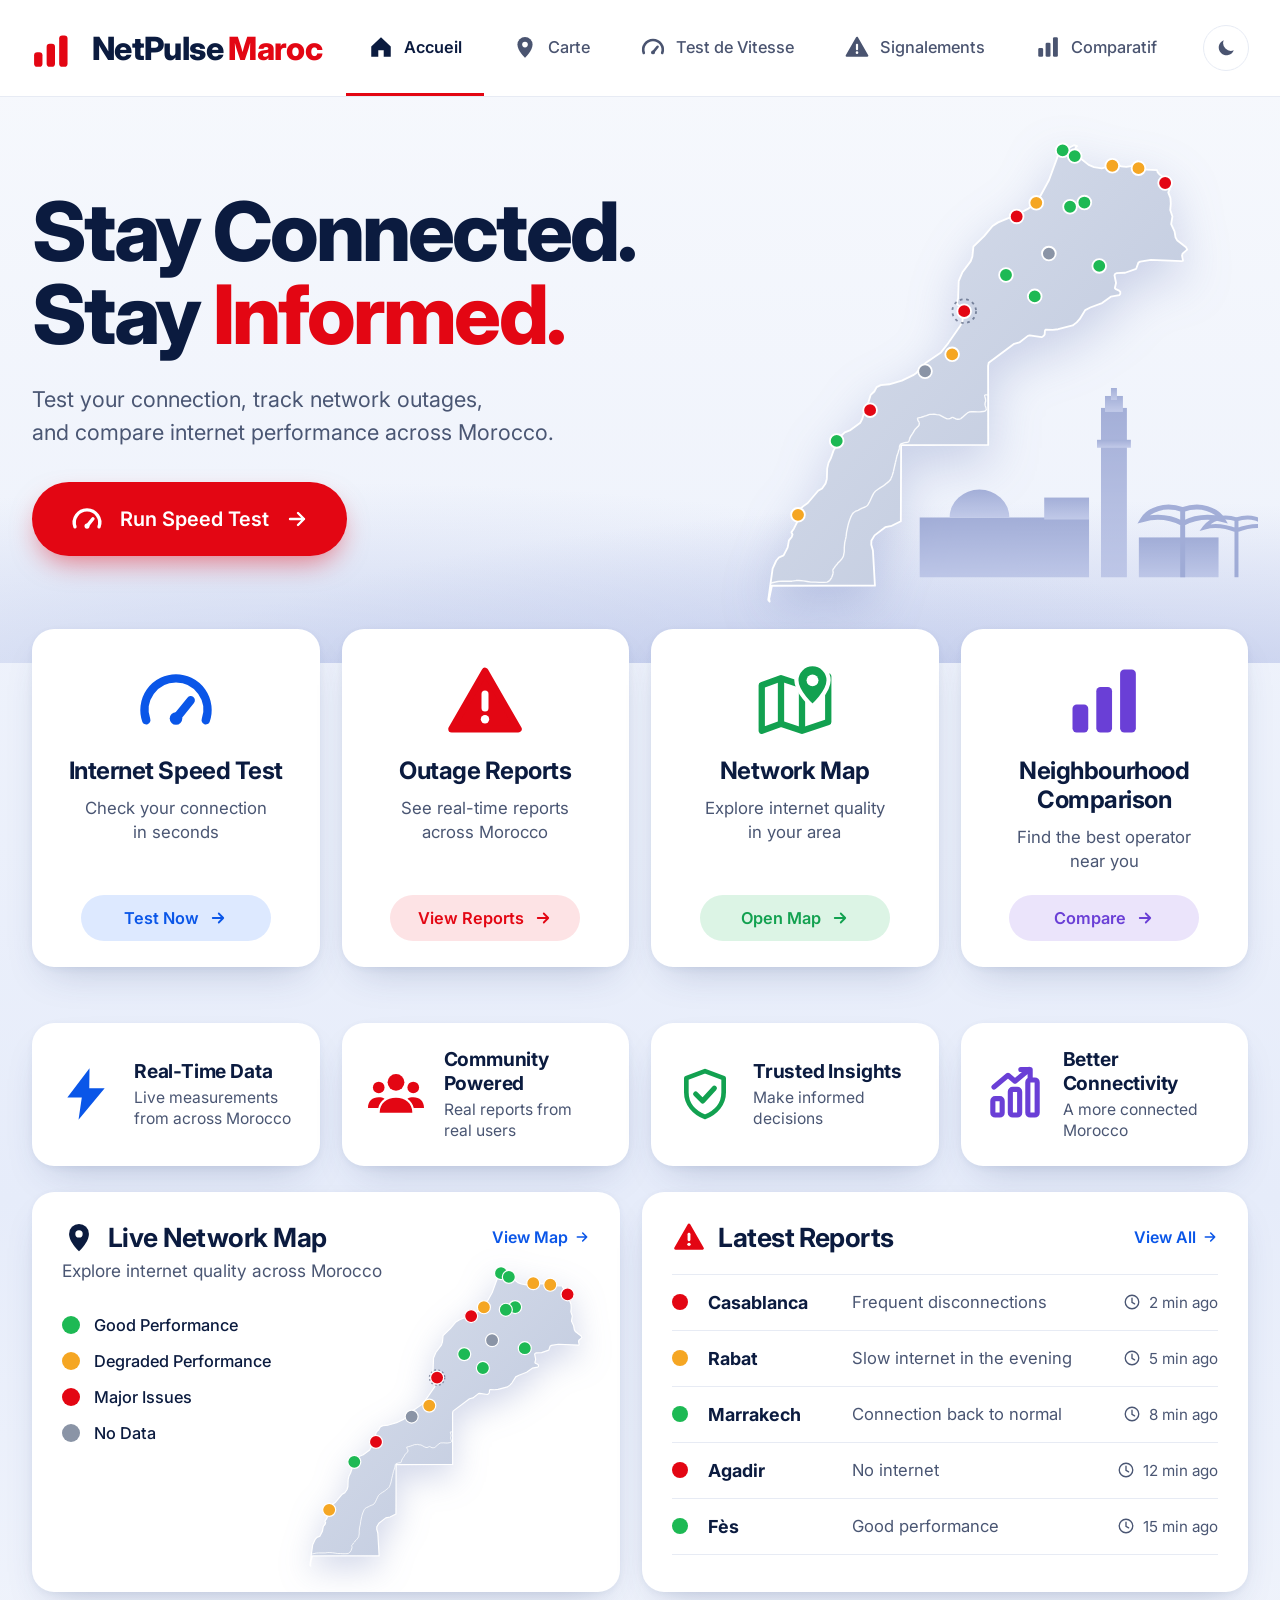
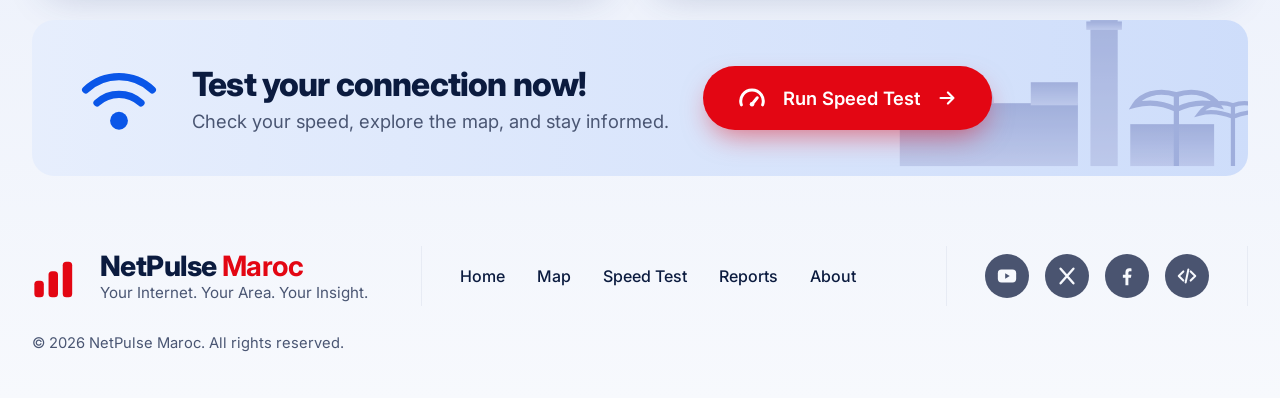
<file: frontend/index.html>
<!DOCTYPE html>
<html lang="fr">
<head>
<meta charset="utf-8">
<meta name="viewport" content="width=device-width, initial-scale=1">
<title>NetPulse Maroc | Stay Connected. Stay Informed.</title>
<link rel="preconnect" href="https://fonts.googleapis.com">
<link rel="preconnect" href="https://fonts.gstatic.com" crossorigin>
<link href="https://fonts.googleapis.com/css2?family=Inter:wght@400;500;600;700;800&display=swap" rel="stylesheet">
<link rel="stylesheet" href="css/style.css">
<script>/* apply saved or system theme before paint */
(function(){try{var t=localStorage.getItem("theme");if(t)document.documentElement.setAttribute("data-theme",t)}catch(e){}})();</script>
</head>
<body>

<!-- Icon sprite: reused everywhere below -->
<svg width="0" height="0" style="position:absolute" aria-hidden="true">
  <symbol id="i-home" viewBox="0 0 24 24"><path fill="currentColor" d="M3 11.5 12 3l9 8.5V21h-6.5v-6h-5v6H3z"/></symbol>
  <symbol id="i-pin" viewBox="0 0 24 24"><path fill="currentColor" d="M12 22s7-6.4 7-12.2A7 7 0 0 0 5 9.8C5 15.6 12 22 12 22z"/><circle cx="12" cy="9.8" r="2.6" fill="#fff"/></symbol>
  <symbol id="i-gauge" viewBox="0 0 24 24"><path d="M3.5 17.5a9 9 0 1 1 17 0" fill="none" stroke="currentColor" stroke-width="2.4" stroke-linecap="round"/><path d="M12 17l4.2-5.2" stroke="currentColor" stroke-width="2.4" stroke-linecap="round"/><circle cx="12" cy="17" r="1.8" fill="currentColor"/></symbol>
  <symbol id="i-alert" viewBox="0 0 24 24"><path fill="currentColor" stroke="currentColor" stroke-width="2" stroke-linejoin="round" d="M12 3.5 21.5 20h-19z"/><rect x="11" y="9" width="2" height="6" rx="1" fill="#fff"/><circle cx="12" cy="17.2" r="1.2" fill="#fff"/></symbol>
  <symbol id="i-bars" viewBox="0 0 24 24"><rect x="3" y="13" width="4.5" height="8" rx="1.2" fill="currentColor"/><rect x="9.8" y="8" width="4.5" height="13" rx="1.2" fill="currentColor"/><rect x="16.6" y="3" width="4.5" height="18" rx="1.2" fill="currentColor"/></symbol>
  <symbol id="i-map" viewBox="0 0 24 24"><path d="M2.5 7.5 8 5.5l6 2 7.5-2.5v13L14 20.5l-6-2-5.5 2z" fill="none" stroke="currentColor" stroke-width="1.8" stroke-linejoin="round"/><path d="M8 5.5v13M14 7.5v13" stroke="currentColor" stroke-width="1.8"/><path d="M17 1.5a4.6 4.6 0 0 0-4.6 4.6c0 3.4 4.6 7.4 4.6 7.4s4.6-4 4.6-7.4A4.6 4.6 0 0 0 17 1.5z" fill="currentColor" stroke="#fff" stroke-width="1.2"/><circle cx="17" cy="6.1" r="1.7" fill="#fff"/></symbol>
  <symbol id="i-arrow" viewBox="0 0 24 24"><path d="M5 12h14M13 6l6 6-6 6" fill="none" stroke="currentColor" stroke-width="2.4" stroke-linecap="round" stroke-linejoin="round"/></symbol>
  <symbol id="i-bolt" viewBox="0 0 24 24"><path fill="currentColor" d="M13.5 1 4 13.5h6.2L8.8 23 20 9.5h-6.6z"/></symbol>
  <symbol id="i-people" viewBox="0 0 24 24"><g fill="currentColor"><circle cx="12" cy="7" r="3.6"/><path d="M5 20c0-4 3-6.4 7-6.4s7 2.4 7 6.4z"/><circle cx="4.6" cy="9.2" r="2.5"/><path d="M0 18c0-2.9 1.9-4.6 4.6-4.6 1 0 1.8.2 2.5.6-1.5 1.1-2.4 2.5-2.7 4z"/><circle cx="19.4" cy="9.2" r="2.5"/><path d="M24 18c0-2.9-1.9-4.6-4.6-4.6-1 0-1.8.2-2.5.6 1.5 1.1 2.4 2.5 2.7 4z"/></g></symbol>
  <symbol id="i-shield" viewBox="0 0 24 24"><path d="M12 2.2 4 5.2v6c0 5 3.3 8.7 8 10.6 4.7-1.9 8-5.6 8-10.6v-6z" fill="none" stroke="currentColor" stroke-width="2" stroke-linejoin="round"/><path d="m8 12 3 3 5-5.5" fill="none" stroke="currentColor" stroke-width="2.2" stroke-linecap="round" stroke-linejoin="round"/></symbol>
  <symbol id="i-trend" viewBox="0 0 24 24"><g fill="none" stroke="currentColor" stroke-width="2.2" stroke-linecap="round" stroke-linejoin="round"><rect x="2.5" y="14" width="4" height="7" rx="1"/><rect x="10" y="10" width="4" height="11" rx="1"/><rect x="17.5" y="6" width="4" height="15" rx="1"/><path d="m3 9 6-5 3 2.5 6-5M14.5 1.5H18.5V5.5"/></g></symbol>
  <symbol id="i-clock" viewBox="0 0 24 24"><circle cx="12" cy="12" r="9" fill="none" stroke="currentColor" stroke-width="1.8"/><path d="M12 7v5.5l3.5 2" fill="none" stroke="currentColor" stroke-width="1.8" stroke-linecap="round"/></symbol>
  <symbol id="i-wifi" viewBox="0 0 48 40"><g fill="none" stroke="currentColor" stroke-width="4.5" stroke-linecap="round"><path d="M3.5 15a30 30 0 0 1 41 0"/><path d="M10.5 23a20 20 0 0 1 27 0"/></g><path d="M24 29a7 7 0 0 0-5 12h10a7 7 0 0 0-5-12z" fill="#0a56e8" opacity="0"/><circle cx="24" cy="34" r="5.5" fill="var(--blue)"/></symbol>
</svg>

<header class="site-header">
  <div class="container header-inner">
    <a class="logo" href="index.html" aria-label="NetPulse Maroc">
      <svg class="logo-mark" viewBox="0 0 44 40" aria-hidden="true">
        <rect x="2" y="24" width="8" height="14" rx="3"/><rect x="14" y="16" width="8" height="22" rx="3"/><rect x="26" y="8" width="8" height="30" rx="3"/><rect x="38" y="0" width="6" height="38" rx="3" opacity="0"/>
      </svg>
      <span>NetPulse <b>Maroc</b></span>
    </a>
    <nav class="main-nav" aria-label="Navigation principale">
      <a class="active" href="index.html"><svg><use href="#i-home"/></svg>Accueil</a>
      <a href="map.html"><svg><use href="#i-pin"/></svg>Carte</a>
      <a href="speetest/speedtest.html"><svg><use href="#i-gauge"/></svg>Test de Vitesse</a>
      <a href="report/report.html"><svg><use href="#i-alert"/></svg>Signalements</a>
      <a href="zone.html"><svg><use href="#i-bars"/></svg>Comparatif</a>
    </nav>
    <button class="theme-toggle" id="themeToggle" type="button" aria-label="Changer de thème">
      <svg class="i-moon" viewBox="0 0 24 24"><path fill="currentColor" d="M20.5 14.5A8.5 8.5 0 0 1 9.5 3.5a8.5 8.5 0 1 0 11 11z"/></svg>
      <svg class="i-sun" viewBox="0 0 24 24"><circle cx="12" cy="12" r="4.2" fill="currentColor"/><path d="M12 2.5v2.6M12 18.9v2.6M2.5 12h2.6M18.9 12h2.6M5.3 5.3l1.8 1.8M16.9 16.9l1.8 1.8M5.3 18.7l1.8-1.8M16.9 7.1l1.8-1.8" stroke="currentColor" stroke-width="2" stroke-linecap="round"/></svg>
    </button>
  </div>
</header>

<main>
  <section class="hero">
    <div class="container hero-inner">
      <div class="hero-text">
        <h1>Stay Connected.<br>Stay <span>Informed.</span></h1>
        <p>Test your connection, track network outages,<br>and compare internet performance across Morocco.</p>
        <a class="btn-primary" href="speetest/speedtest.html">
          <svg><use href="#i-gauge"/></svg>Run Speed Test<svg class="arr"><use href="#i-arrow"/></svg>
        </a>
      </div>

      <div class="hero-art" aria-hidden="true">
        <svg viewBox="0 0 499 540" class="morocco" role="img" aria-label="Carte du Maroc">
        <defs>
          <linearGradient id="mapfill" x1="0" y1="0" x2="1" y2="1"><stop offset="0" style="stop-color:var(--map-a)"/><stop offset="1" style="stop-color:var(--map-b)"/></linearGradient>
          <linearGradient id="skyline" x1="0" y1="0" x2="0" y2="1"><stop offset="0" style="stop-color:var(--sky-a)"/><stop offset="1" style="stop-color:var(--sky-b)"/></linearGradient>
        </defs>
        <!-- Real outline: Natural Earth (public domain), Morocco + Western Sahara, simplified -->
        <path class="map-shape" d="M20.0 518.3L24.8 483.8L28.7 475.3L31.9 471.5L36.8 469.5L41.2 460.9L42.7 452.9L45.7 449.3L46.6 446.5L45.4 444.2L48.2 439.9L57.5 421.4L56.8 419.9L52.0 425.3L54.3 419.6L57.8 416.0L63.3 412.0L74.7 398.6L79.0 396.2L82.8 390.6L84.2 385.6L84.6 374.1L86.0 368.0L88.5 363.2L91.5 354.6L93.8 350.8L95.2 342.9L96.9 339.9L99.8 338.5L103.9 334.6L110.1 332.1L120.9 324.0L123.2 319.4L125.6 310.4L130.0 300.9L132.3 293.5L136.2 289.8L138.8 285.0L143.3 282.9L152.6 281.9L166.4 277.9L178.8 271.9L182.3 269.5L192.3 258.6L209.3 247.0L217.5 236.5L230.6 217.4L232.8 212.4L234.0 204.4L233.2 201.3L229.8 196.1L227.4 194.7L226.8 192.3L228.0 188.0L228.7 168.9L232.6 159.5L241.9 147.0L243.7 141.9L244.8 131.0L256.6 119.5L265.8 108.5L271.9 104.5L293.1 95.7L305.0 89.4L312.0 84.8L316.1 79.4L327.7 58.1L339.9 24.8L348.6 23.3L355.0 20.0L358.4 20.9L356.8 22.5L356.8 26.1L359.2 30.4L363.4 35.3L371.1 41.5L377.0 43.9L385.5 45.4L395.5 42.7L401.1 42.6L403.8 41.5L406.8 43.2L412.4 43.7L417.7 42.8L421.8 40.3L424.5 37.3L425.0 40.3L428.3 46.5L446.0 47.3L446.8 49.8L448.5 51.7L458.2 58.9L456.6 63.7L459.9 68.4L458.3 71.7L460.7 78.0L461.1 84.1L460.5 91.0L462.9 98.1L461.5 106.4L465.2 114.4L466.3 120.9L468.0 124.0L477.8 131.7L479.1 134.4L474.0 138.8L473.4 141.0L474.5 146.4L473.0 147.0L439.4 145.6L427.6 147.5L425.6 148.6L423.2 155.4L411.1 159.7L401.6 160.2L400.0 161.1L399.4 162.5L401.1 171.0L399.8 176.4L400.4 177.4L404.4 179.3L405.8 180.8L405.7 183.0L404.6 184.2L395.4 185.9L385.8 192.9L372.8 197.8L367.4 200.6L361.2 210.6L358.0 214.1L353.6 217.5L337.7 221.6L331.6 222.3L324.0 222.0L323.2 223.2L322.9 227.3L321.6 229.1L319.6 230.3L306.5 228.4L304.5 228.9L295.2 236.1L289.5 237.6L261.6 258.4L260.9 261.7L261.0 348.4L165.6 348.6L165.3 432.0L155.3 437.0L148.2 438.5L136.5 447.5L133.0 453.4L132.9 457.7L134.7 464.1L136.9 502.6L24.0 502.7L21.0 516.9L21.5 520.0L20.0 518.3Z"/>
        <path class="map-border" d="M260.9 293.5L257.1 293.5M257.1 293.5L257.1 293.5M257.1 293.5L257.2 294.9M257.2 294.9L258.0 297.7M258.0 297.7L258.3 300.0M258.3 300.0L257.9 301.5M257.9 301.5L257.5 303.3M257.5 303.3L257.7 305.0M257.7 305.0L258.3 306.9M258.3 306.9L258.9 308.9M258.9 308.9L258.9 310.2M258.9 310.2L257.8 311.2M257.8 311.2L255.1 311.8M255.1 311.8L251.8 312.2M251.8 312.2L249.5 312.2M249.5 312.2L245.9 311.9M245.9 311.9L243.7 312.0M243.7 312.0L241.8 312.0M241.8 312.0L240.1 312.3M240.1 312.3L237.9 313.6M237.9 313.6L235.6 315.5M235.6 315.5L232.6 318.2M232.6 318.2L230.8 319.8M230.8 319.8L228.5 320.2M228.5 320.2L226.1 320.2M226.1 320.2L223.8 318.9M223.8 318.9L222.3 318.2M222.3 318.2L221.3 318.2M221.3 318.2L219.7 319.2M219.7 319.2L217.8 319.8M217.8 319.8L216.0 319.8M216.0 319.8L213.1 318.5M213.1 318.5L209.5 316.5M209.5 316.5L207.5 315.5M207.5 315.5L204.5 315.2M204.5 315.2L201.6 314.6M201.6 314.6L199.5 314.9M199.5 314.9L196.8 314.9M196.8 314.9L193.3 316.2M193.3 316.2L190.3 317.2M190.3 317.2L187.1 318.2M187.1 318.2L183.4 319.1M183.4 319.1L184.3 322.1M184.3 322.1L185.5 323.7M185.5 323.7L185.5 325.7M185.5 325.7L184.9 327.3M184.9 327.3L183.2 329.0M183.2 329.0L181.1 331.1M181.1 331.1L180.0 332.7M180.0 332.7L178.8 335.0M178.8 335.0L177.9 336.4M177.9 336.4L176.4 338.5M176.4 338.5L175.0 341.2M175.0 341.2L174.6 342.9M174.6 342.9L174.1 344.8M174.1 344.8L173.0 345.4M173.0 345.4L169.4 345.9M169.4 345.9L167.1 346.6M167.1 346.6L165.1 347.3M165.1 347.3L164.4 348.4M164.4 348.4L164.2 348.6M164.2 348.6L163.7 350.9M163.7 350.9L163.7 352.6M163.7 352.6L163.1 353.9M163.1 353.9L162.2 357.2M162.2 357.2L161.1 360.2M161.1 360.2L160.2 364.2M160.2 364.2L159.4 367.4M159.4 367.4L158.2 372.7M158.2 372.7L157.1 377.7M157.1 377.7L155.7 382.3M155.7 382.3L154.5 385.3M154.5 385.3L153.6 386.9M153.6 386.9L151.6 388.9M151.6 388.9L149.9 390.2M149.9 390.2L147.9 391.9M147.9 391.9L145.6 393.6M145.6 393.6L142.5 395.5M142.5 395.5L139.9 397.2M139.9 397.2L138.8 398.0M138.8 398.0L137.6 398.9M137.6 398.9L135.6 401.2M135.6 401.2L133.9 404.5M133.9 404.5L132.7 407.1M132.7 407.1L130.7 411.4M130.7 411.4L129.3 413.7M129.3 413.7L128.4 415.0M128.4 415.0L126.2 416.4M126.2 416.4L123.6 417.4M123.6 417.4L120.7 418.7M120.7 418.7L118.4 420.0M118.4 420.0L115.3 421.3M115.3 421.3L113.3 422.7M113.3 422.7L111.8 424.6M111.8 424.6L110.7 426.9M110.7 426.9L109.3 430.3M109.3 430.3L108.1 433.9M108.1 433.9L107.5 436.2M107.5 436.2L105.8 444.2M105.8 444.2L105.3 448.8M105.3 448.8L104.7 451.7M104.7 451.7L103.8 455.4M103.8 455.4L103.3 461.0M103.3 461.0L103.3 465.6M103.3 465.6L102.7 468.3M102.7 468.3L102.4 470.3M102.4 470.3L101.0 472.6M101.0 472.6L99.8 474.2M99.8 474.2L97.8 476.5M97.8 476.5L96.1 477.9M96.1 477.9L95.5 479.2M95.5 479.2L93.8 480.8M93.8 480.8L92.1 483.5M92.1 483.5L90.7 485.1M90.7 485.1L90.9 486.5M90.9 486.5L91.2 488.8M91.2 488.8L90.4 491.1M90.4 491.1L89.5 493.7M89.5 493.7L87.2 497.0M87.2 497.0L84.6 498.7M84.6 498.7L80.9 499.0M80.9 499.0L75.8 499.0M75.8 499.0L71.8 498.7M71.8 498.7L66.9 498.7M66.9 498.7L62.6 498.0M62.6 498.0L58.6 497.4M58.6 497.4L53.7 497.0M53.7 497.0L50.3 497.0M50.3 497.0L46.0 497.7M46.0 497.7L34.8 497.7M34.8 497.7L30.5 498.0M30.5 498.0L24.2 499.4M24.2 499.4L22.7 499.7M22.7 499.7L22.7 499.7"/>
        <!-- Status dots at real city positions (demo values) -->
        <circle class="s-g" cx="342.6" cy="25.6" r="7.5"><title>Tanger</title></circle>
        <circle class="s-g" cx="355.8" cy="31.9" r="7.5"><title>Tétouan</title></circle>
        <circle class="s-o" cx="397.0" cy="42.5" r="7.5"><title>Al Hoceima</title></circle>
        <circle class="s-o" cx="425.7" cy="45.1" r="7.5"><title>Nador</title></circle>
        <circle class="s-r" cx="454.9" cy="61.3" r="7.5"><title>Oujda</title></circle>
        <circle class="s-g" cx="366.4" cy="82.8" r="7.5"><title>Fès</title></circle>
        <circle class="s-g" cx="350.7" cy="87.4" r="7.5"><title>Meknès</title></circle>
        <circle class="s-o" cx="313.7" cy="83.1" r="7.5"><title>Rabat</title></circle>
        <circle class="s-r" cx="292.2" cy="98.0" r="7.5"><title>Casablanca</title></circle>
        <circle class="s-x" cx="327.5" cy="138.7" r="7.5"><title>Béni Mellal</title></circle>
        <circle class="s-g" cx="382.7" cy="152.2" r="7.5"><title>Errachidia</title></circle>
        <circle class="s-g" cx="280.5" cy="162.2" r="7.5"><title>Marrakech</title></circle>
        <circle class="s-g" cx="312.0" cy="185.6" r="7.5"><title>Ouarzazate</title></circle>
        <circle class="s-r" cx="234.7" cy="201.8" r="7.5"><title>Agadir</title></circle>
        <circle class="s-o" cx="221.5" cy="249.1" r="7.5"><title>Guelmim</title></circle>
        <circle class="s-x" cx="191.8" cy="267.6" r="7.5"><title>Tan-Tan</title></circle>
        <circle class="s-r" cx="131.6" cy="310.3" r="7.5"><title>Laâyoune</title></circle>
        <circle class="s-g" cx="95.0" cy="344.0" r="7.5"><title>Boujdour</title></circle>
        <circle class="s-o" cx="52.6" cy="425.0" r="7.5"><title>Dakhla</title></circle>
        <circle class="map-ring" cx="234.7" cy="201.8" r="13"/>
      </svg>
        <!-- Skyline silhouette: tower, building, palms -->
        <svg viewBox="0 0 420 220" class="skyline">
          <g fill="url(#skyline)" opacity=".75">
            <rect x="262" y="20" width="26" height="170"/><rect x="258" y="52" width="34" height="8"/><rect x="266" y="8" width="18" height="16"/><rect x="272" y="0" width="6" height="12"/>
            <rect x="80" y="130" width="170" height="60"/><path d="M110 130a30 28 0 0 1 60 0z"/><rect x="205" y="110" width="45" height="22"/>
            <rect x="300" y="150" width="80" height="40"/>
            <path d="M344 190v-70M344 122c-18-6-34 0-40 10 14-4 28-2 40 4 12-6 26-8 40-4-6-10-22-16-40-10z" stroke="#8a98cc" stroke-width="5" fill="none"/>
            <path d="M398 190v-60M398 132c-14-5-26 0-32 8 11-3 22-1 32 3 10-4 21-6 32-3-6-8-18-13-32-8z" stroke="#8a98cc" stroke-width="4" fill="none"/>
          </g>
        </svg>
      </div>
    </div>
  </section>

  <section class="features container" aria-label="Fonctionnalités">
    <article class="card c-blue">
      <svg class="ico"><use href="#i-gauge"/></svg>
      <h2>Internet Speed Test</h2>
      <p>Check your connection<br>in seconds</p>
      <a class="pill" href="speetest/speedtest.html">Test Now <svg><use href="#i-arrow"/></svg></a>
    </article>
    <article class="card c-red">
      <svg class="ico"><use href="#i-alert"/></svg>
      <h2>Outage Reports</h2>
      <p>See real-time reports<br>across Morocco</p>
      <a class="pill" href="report/report.html">View Reports <svg><use href="#i-arrow"/></svg></a>
    </article>
    <article class="card c-green">
      <svg class="ico"><use href="#i-map"/></svg>
      <h2>Network Map</h2>
      <p>Explore internet quality<br>in your area</p>
      <a class="pill" href="map.html">Open Map <svg><use href="#i-arrow"/></svg></a>
    </article>
    <article class="card c-purple">
      <svg class="ico"><use href="#i-bars"/></svg>
      <h2>Neighbourhood Comparison</h2>
      <p>Find the best operator<br>near you</p>
      <a class="pill" href="zone.html">Compare <svg><use href="#i-arrow"/></svg></a>
    </article>
  </section>
  <section class="insights container" aria-label="Aperçu du réseau">
    <div class="strip">
      <div class="strip-item c-blue"><svg><use href="#i-bolt"/></svg><div><h3>Real-Time Data</h3><p>Live measurements<br>from across Morocco</p></div></div>
      <div class="strip-item c-red"><svg><use href="#i-people"/></svg><div><h3>Community Powered</h3><p>Real reports from<br>real users</p></div></div>
      <div class="strip-item c-green"><svg><use href="#i-shield"/></svg><div><h3>Trusted Insights</h3><p>Make informed decisions</p></div></div>
      <div class="strip-item c-purple"><svg><use href="#i-trend"/></svg><div><h3>Better Connectivity</h3><p>A more connected Morocco</p></div></div>
    </div>

    <div class="panels">
      <article class="panel live-map">
        <header class="panel-head">
          <h2><svg class="c-navy"><use href="#i-pin"/></svg>Live Network Map</h2>
          <a class="more" href="map.html">View Map <svg><use href="#i-arrow"/></svg></a>
        </header>
        <p class="panel-sub">Explore internet quality across Morocco</p>
        <ul class="legend">
          <li><span class="dot s-g"></span>Good Performance</li>
          <li><span class="dot s-o"></span>Degraded Performance</li>
          <li><span class="dot s-r"></span>Major Issues</li>
          <li><span class="dot s-x"></span>No Data</li>
        </ul>
        <svg viewBox="0 0 499 540" class="mini-map" role="img" aria-label="Carte du réseau">
          <path class="map-shape" d="M20.0 518.3L24.8 483.8L28.7 475.3L31.9 471.5L36.8 469.5L41.2 460.9L42.7 452.9L45.7 449.3L46.6 446.5L45.4 444.2L48.2 439.9L57.5 421.4L56.8 419.9L52.0 425.3L54.3 419.6L57.8 416.0L63.3 412.0L74.7 398.6L79.0 396.2L82.8 390.6L84.2 385.6L84.6 374.1L86.0 368.0L88.5 363.2L91.5 354.6L93.8 350.8L95.2 342.9L96.9 339.9L99.8 338.5L103.9 334.6L110.1 332.1L120.9 324.0L123.2 319.4L125.6 310.4L130.0 300.9L132.3 293.5L136.2 289.8L138.8 285.0L143.3 282.9L152.6 281.9L166.4 277.9L178.8 271.9L182.3 269.5L192.3 258.6L209.3 247.0L217.5 236.5L230.6 217.4L232.8 212.4L234.0 204.4L233.2 201.3L229.8 196.1L227.4 194.7L226.8 192.3L228.0 188.0L228.7 168.9L232.6 159.5L241.9 147.0L243.7 141.9L244.8 131.0L256.6 119.5L265.8 108.5L271.9 104.5L293.1 95.7L305.0 89.4L312.0 84.8L316.1 79.4L327.7 58.1L339.9 24.8L348.6 23.3L355.0 20.0L358.4 20.9L356.8 22.5L356.8 26.1L359.2 30.4L363.4 35.3L371.1 41.5L377.0 43.9L385.5 45.4L395.5 42.7L401.1 42.6L403.8 41.5L406.8 43.2L412.4 43.7L417.7 42.8L421.8 40.3L424.5 37.3L425.0 40.3L428.3 46.5L446.0 47.3L446.8 49.8L448.5 51.7L458.2 58.9L456.6 63.7L459.9 68.4L458.3 71.7L460.7 78.0L461.1 84.1L460.5 91.0L462.9 98.1L461.5 106.4L465.2 114.4L466.3 120.9L468.0 124.0L477.8 131.7L479.1 134.4L474.0 138.8L473.4 141.0L474.5 146.4L473.0 147.0L439.4 145.6L427.6 147.5L425.6 148.6L423.2 155.4L411.1 159.7L401.6 160.2L400.0 161.1L399.4 162.5L401.1 171.0L399.8 176.4L400.4 177.4L404.4 179.3L405.8 180.8L405.7 183.0L404.6 184.2L395.4 185.9L385.8 192.9L372.8 197.8L367.4 200.6L361.2 210.6L358.0 214.1L353.6 217.5L337.7 221.6L331.6 222.3L324.0 222.0L323.2 223.2L322.9 227.3L321.6 229.1L319.6 230.3L306.5 228.4L304.5 228.9L295.2 236.1L289.5 237.6L261.6 258.4L260.9 261.7L261.0 348.4L165.6 348.6L165.3 432.0L155.3 437.0L148.2 438.5L136.5 447.5L133.0 453.4L132.9 457.7L134.7 464.1L136.9 502.6L24.0 502.7L21.0 516.9L21.5 520.0L20.0 518.3Z"/>
          <path class="map-border" d="M260.9 293.5L257.1 293.5M257.1 293.5L257.1 293.5M257.1 293.5L257.2 294.9M257.2 294.9L258.0 297.7M258.0 297.7L258.3 300.0M258.3 300.0L257.9 301.5M257.9 301.5L257.5 303.3M257.5 303.3L257.7 305.0M257.7 305.0L258.3 306.9M258.3 306.9L258.9 308.9M258.9 308.9L258.9 310.2M258.9 310.2L257.8 311.2M257.8 311.2L255.1 311.8M255.1 311.8L251.8 312.2M251.8 312.2L249.5 312.2M249.5 312.2L245.9 311.9M245.9 311.9L243.7 312.0M243.7 312.0L241.8 312.0M241.8 312.0L240.1 312.3M240.1 312.3L237.9 313.6M237.9 313.6L235.6 315.5M235.6 315.5L232.6 318.2M232.6 318.2L230.8 319.8M230.8 319.8L228.5 320.2M228.5 320.2L226.1 320.2M226.1 320.2L223.8 318.9M223.8 318.9L222.3 318.2M222.3 318.2L221.3 318.2M221.3 318.2L219.7 319.2M219.7 319.2L217.8 319.8M217.8 319.8L216.0 319.8M216.0 319.8L213.1 318.5M213.1 318.5L209.5 316.5M209.5 316.5L207.5 315.5M207.5 315.5L204.5 315.2M204.5 315.2L201.6 314.6M201.6 314.6L199.5 314.9M199.5 314.9L196.8 314.9M196.8 314.9L193.3 316.2M193.3 316.2L190.3 317.2M190.3 317.2L187.1 318.2M187.1 318.2L183.4 319.1M183.4 319.1L184.3 322.1M184.3 322.1L185.5 323.7M185.5 323.7L185.5 325.7M185.5 325.7L184.9 327.3M184.9 327.3L183.2 329.0M183.2 329.0L181.1 331.1M181.1 331.1L180.0 332.7M180.0 332.7L178.8 335.0M178.8 335.0L177.9 336.4M177.9 336.4L176.4 338.5M176.4 338.5L175.0 341.2M175.0 341.2L174.6 342.9M174.6 342.9L174.1 344.8M174.1 344.8L173.0 345.4M173.0 345.4L169.4 345.9M169.4 345.9L167.1 346.6M167.1 346.6L165.1 347.3M165.1 347.3L164.4 348.4M164.4 348.4L164.2 348.6M164.2 348.6L163.7 350.9M163.7 350.9L163.7 352.6M163.7 352.6L163.1 353.9M163.1 353.9L162.2 357.2M162.2 357.2L161.1 360.2M161.1 360.2L160.2 364.2M160.2 364.2L159.4 367.4M159.4 367.4L158.2 372.7M158.2 372.7L157.1 377.7M157.1 377.7L155.7 382.3M155.7 382.3L154.5 385.3M154.5 385.3L153.6 386.9M153.6 386.9L151.6 388.9M151.6 388.9L149.9 390.2M149.9 390.2L147.9 391.9M147.9 391.9L145.6 393.6M145.6 393.6L142.5 395.5M142.5 395.5L139.9 397.2M139.9 397.2L138.8 398.0M138.8 398.0L137.6 398.9M137.6 398.9L135.6 401.2M135.6 401.2L133.9 404.5M133.9 404.5L132.7 407.1M132.7 407.1L130.7 411.4M130.7 411.4L129.3 413.7M129.3 413.7L128.4 415.0M128.4 415.0L126.2 416.4M126.2 416.4L123.6 417.4M123.6 417.4L120.7 418.7M120.7 418.7L118.4 420.0M118.4 420.0L115.3 421.3M115.3 421.3L113.3 422.7M113.3 422.7L111.8 424.6M111.8 424.6L110.7 426.9M110.7 426.9L109.3 430.3M109.3 430.3L108.1 433.9M108.1 433.9L107.5 436.2M107.5 436.2L105.8 444.2M105.8 444.2L105.3 448.8M105.3 448.8L104.7 451.7M104.7 451.7L103.8 455.4M103.8 455.4L103.3 461.0M103.3 461.0L103.3 465.6M103.3 465.6L102.7 468.3M102.7 468.3L102.4 470.3M102.4 470.3L101.0 472.6M101.0 472.6L99.8 474.2M99.8 474.2L97.8 476.5M97.8 476.5L96.1 477.9M96.1 477.9L95.5 479.2M95.5 479.2L93.8 480.8M93.8 480.8L92.1 483.5M92.1 483.5L90.7 485.1M90.7 485.1L90.9 486.5M90.9 486.5L91.2 488.8M91.2 488.8L90.4 491.1M90.4 491.1L89.5 493.7M89.5 493.7L87.2 497.0M87.2 497.0L84.6 498.7M84.6 498.7L80.9 499.0M80.9 499.0L75.8 499.0M75.8 499.0L71.8 498.7M71.8 498.7L66.9 498.7M66.9 498.7L62.6 498.0M62.6 498.0L58.6 497.4M58.6 497.4L53.7 497.0M53.7 497.0L50.3 497.0M50.3 497.0L46.0 497.7M46.0 497.7L34.8 497.7M34.8 497.7L30.5 498.0M30.5 498.0L24.2 499.4M24.2 499.4L22.7 499.7M22.7 499.7L22.7 499.7"/>
          <circle class="s-g" cx="342.6" cy="25.6" r="7.5"><title>Tanger</title></circle>
          <circle class="s-g" cx="355.8" cy="31.9" r="7.5"><title>Tétouan</title></circle>
          <circle class="s-o" cx="397.0" cy="42.5" r="7.5"><title>Al Hoceima</title></circle>
          <circle class="s-o" cx="425.7" cy="45.1" r="7.5"><title>Nador</title></circle>
          <circle class="s-r" cx="454.9" cy="61.3" r="7.5"><title>Oujda</title></circle>
          <circle class="s-g" cx="366.4" cy="82.8" r="7.5"><title>Fès</title></circle>
          <circle class="s-g" cx="350.7" cy="87.4" r="7.5"><title>Meknès</title></circle>
          <circle class="s-o" cx="313.7" cy="83.1" r="7.5"><title>Rabat</title></circle>
          <circle class="s-r" cx="292.2" cy="98.0" r="7.5"><title>Casablanca</title></circle>
          <circle class="s-x" cx="327.5" cy="138.7" r="7.5"><title>Béni Mellal</title></circle>
          <circle class="s-g" cx="382.7" cy="152.2" r="7.5"><title>Errachidia</title></circle>
          <circle class="s-g" cx="280.5" cy="162.2" r="7.5"><title>Marrakech</title></circle>
          <circle class="s-g" cx="312.0" cy="185.6" r="7.5"><title>Ouarzazate</title></circle>
          <circle class="s-r" cx="234.7" cy="201.8" r="7.5"><title>Agadir</title></circle>
          <circle class="s-o" cx="221.5" cy="249.1" r="7.5"><title>Guelmim</title></circle>
          <circle class="s-x" cx="191.8" cy="267.6" r="7.5"><title>Tan-Tan</title></circle>
          <circle class="s-r" cx="131.6" cy="310.3" r="7.5"><title>Laâyoune</title></circle>
          <circle class="s-g" cx="95.0" cy="344.0" r="7.5"><title>Boujdour</title></circle>
          <circle class="s-o" cx="52.6" cy="425.0" r="7.5"><title>Dakhla</title></circle>
          <circle class="map-ring" cx="234.7" cy="201.8" r="13"/>
        </svg>
      </article>

      <article class="panel reports">
        <header class="panel-head">
          <h2><svg class="c-red"><use href="#i-alert"/></svg>Latest Reports</h2>
          <a class="more" href="report/report.html">View All <svg><use href="#i-arrow"/></svg></a>
        </header>
        <ul class="report-list">
        <li><span class="dot s-r"></span><b>Casablanca</b><span class="msg">Frequent disconnections</span><time><svg><use href="#i-clock"/></svg>2 min ago</time></li>
        <li><span class="dot s-o"></span><b>Rabat</b><span class="msg">Slow internet in the evening</span><time><svg><use href="#i-clock"/></svg>5 min ago</time></li>
        <li><span class="dot s-g"></span><b>Marrakech</b><span class="msg">Connection back to normal</span><time><svg><use href="#i-clock"/></svg>8 min ago</time></li>
        <li><span class="dot s-r"></span><b>Agadir</b><span class="msg">No internet</span><time><svg><use href="#i-clock"/></svg>12 min ago</time></li>
        <li><span class="dot s-g"></span><b>Fès</b><span class="msg">Good performance</span><time><svg><use href="#i-clock"/></svg>15 min ago</time></li>
        </ul>
      </article>
    </div>

    <div class="cta">
      <svg class="cta-wifi"><use href="#i-wifi"/></svg>
      <div class="cta-text"><h2>Test your connection now!</h2><p>Check your speed, explore the map, and stay informed.</p></div>
      <a class="btn-primary" href="speetest/speedtest.html"><svg><use href="#i-gauge"/></svg>Run Speed Test<svg class="arr"><use href="#i-arrow"/></svg></a>
      <svg viewBox="0 0 420 220" class="skyline" aria-hidden="true">
          <g fill="url(#skyline)" opacity=".75">
            <rect x="262" y="20" width="26" height="170"/><rect x="258" y="52" width="34" height="8"/><rect x="266" y="8" width="18" height="16"/><rect x="272" y="0" width="6" height="12"/>
            <rect x="80" y="130" width="170" height="60"/><path d="M110 130a30 28 0 0 1 60 0z"/><rect x="205" y="110" width="45" height="22"/>
            <rect x="300" y="150" width="80" height="40"/>
            <path d="M344 190v-70M344 122c-18-6-34 0-40 10 14-4 28-2 40 4 12-6 26-8 40-4-6-10-22-16-40-10z" stroke="#8a98cc" stroke-width="5" fill="none"/>
            <path d="M398 190v-60M398 132c-14-5-26 0-32 8 11-3 22-1 32 3 10-4 21-6 32-3-6-8-18-13-32-8z" stroke="#8a98cc" stroke-width="4" fill="none"/>
          </g>
        </svg>
    </div>
  </section>
</main>

<footer class="site-footer">
  <div class="container footer-inner">
    <div class="f-brand">
      <svg class="logo-mark" viewBox="0 0 44 40" aria-hidden="true"><rect x="2" y="24" width="8" height="14" rx="3"/><rect x="14" y="16" width="8" height="22" rx="3"/><rect x="26" y="8" width="8" height="30" rx="3"/></svg>
      <div><div class="f-logo">NetPulse <b>Maroc</b></div><div class="f-tag">Your Internet. Your Area. Your Insight.</div></div>
    </div>
    <nav class="f-nav" aria-label="Pied de page">
      <a href="index.html">Home</a><a href="map.html">Map</a><a href="speetest/speedtest.html">Speed Test</a><a href="report/report.html">Reports</a><a href="about.html">About</a>
    </nav>
    <div class="f-social">
      <a href="#" aria-label="YouTube"><svg viewBox="0 0 24 24"><rect x="2" y="5" width="20" height="14" rx="4" fill="currentColor"/><path d="m10 9 5 3-5 3z" fill="var(--social-bg)"/></svg></a>
      <a href="#" aria-label="X"><svg viewBox="0 0 24 24"><path d="m5 4 14 16M19 4 5 20" stroke="currentColor" stroke-width="2.6" stroke-linecap="round"/></svg></a>
      <a href="#" aria-label="Facebook"><svg viewBox="0 0 24 24"><path fill="currentColor" d="M13.5 22v-8.2h2.8l.5-3.3h-3.3V8.4c0-1 .4-1.7 1.8-1.7h1.6V3.8c-.3 0-1.3-.2-2.4-.2-2.5 0-4.2 1.5-4.2 4.2v2.7H7.5v3.3h2.8V22z"/></svg></a>
      <a href="#" aria-label="GitHub"><svg viewBox="0 0 24 24"><path d="m8 7-5 5 5 5M16 7l5 5-5 5M13.5 5l-3 14" fill="none" stroke="currentColor" stroke-width="2.2" stroke-linecap="round" stroke-linejoin="round"/></svg></a>
    </div>
    <p class="f-copy">© 2026 NetPulse Maroc. All rights reserved.</p>
  </div>
</footer>

<script>
/* Dark / light toggle: remembers the choice, defaults to the system setting */
(function(){
  var root=document.documentElement, btn=document.getElementById("themeToggle");
  function isDark(){var t=root.getAttribute("data-theme");return t?t==="dark":matchMedia("(prefers-color-scheme: dark)").matches}
  btn.addEventListener("click",function(){
    var next=isDark()?"light":"dark";
    root.setAttribute("data-theme",next);
    try{localStorage.setItem("theme",next)}catch(e){}
  });
})();
</script>
</body>
</html>
</file>
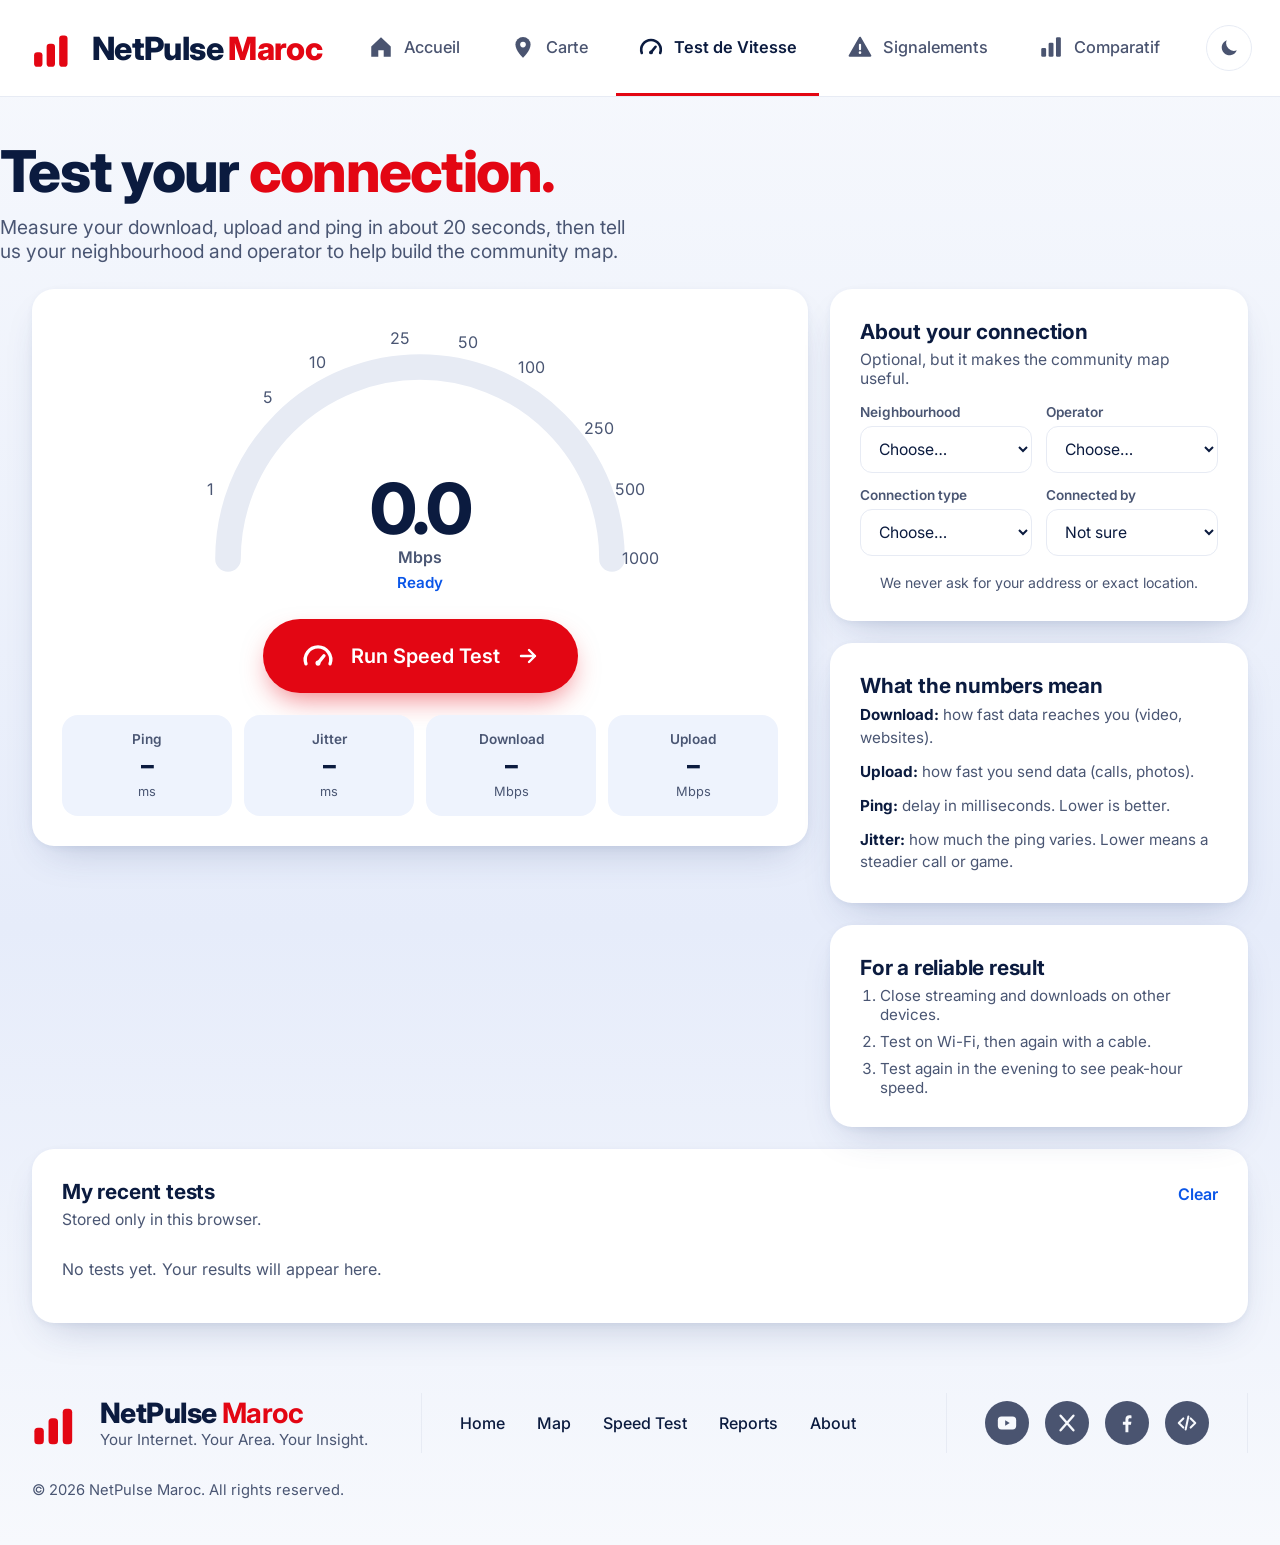
<file: frontend/speetest/speedtest.html>
<!DOCTYPE html>
<html lang="fr">
<head>
<meta charset="utf-8">
<meta name="viewport" content="width=device-width, initial-scale=1">
<title>Test de Vitesse | NetPulse Maroc</title>
<link rel="preconnect" href="https://fonts.googleapis.com">
<link rel="preconnect" href="https://fonts.gstatic.com" crossorigin>
<link href="https://fonts.googleapis.com/css2?family=Inter:wght@400;500;600;700;800&display=swap" rel="stylesheet">
<link rel="stylesheet" href="../css/style.css">
<link rel="stylesheet" href="speedtest.css">
<script>/* apply saved or system theme before paint */
(function(){try{var t=localStorage.getItem("theme");if(t)document.documentElement.setAttribute("data-theme",t)}catch(e){}})();</script>
</head>
<body>

<svg width="0" height="0" style="position:absolute" aria-hidden="true">
  <symbol id="i-home" viewBox="0 0 24 24"><path fill="currentColor" d="M3 11.5 12 3l9 8.5V21h-6.5v-6h-5v6H3z"/></symbol>
  <symbol id="i-pin" viewBox="0 0 24 24"><path fill="currentColor" d="M12 22s7-6.4 7-12.2A7 7 0 0 0 5 9.8C5 15.6 12 22 12 22z"/><circle cx="12" cy="9.8" r="2.6" fill="#fff"/></symbol>
  <symbol id="i-gauge" viewBox="0 0 24 24"><path d="M3.5 17.5a9 9 0 1 1 17 0" fill="none" stroke="currentColor" stroke-width="2.4" stroke-linecap="round"/><path d="M12 17l4.2-5.2" stroke="currentColor" stroke-width="2.4" stroke-linecap="round"/><circle cx="12" cy="17" r="1.8" fill="currentColor"/></symbol>
  <symbol id="i-alert" viewBox="0 0 24 24"><path fill="currentColor" stroke="currentColor" stroke-width="2" stroke-linejoin="round" d="M12 3.5 21.5 20h-19z"/><rect x="11" y="9" width="2" height="6" rx="1" fill="#fff"/><circle cx="12" cy="17.2" r="1.2" fill="#fff"/></symbol>
  <symbol id="i-bars" viewBox="0 0 24 24"><rect x="3" y="13" width="4.5" height="8" rx="1.2" fill="currentColor"/><rect x="9.8" y="8" width="4.5" height="13" rx="1.2" fill="currentColor"/><rect x="16.6" y="3" width="4.5" height="18" rx="1.2" fill="currentColor"/></symbol>
  <symbol id="i-map" viewBox="0 0 24 24"><path d="M2.5 7.5 8 5.5l6 2 7.5-2.5v13L14 20.5l-6-2-5.5 2z" fill="none" stroke="currentColor" stroke-width="1.8" stroke-linejoin="round"/><path d="M8 5.5v13M14 7.5v13" stroke="currentColor" stroke-width="1.8"/><path d="M17 1.5a4.6 4.6 0 0 0-4.6 4.6c0 3.4 4.6 7.4 4.6 7.4s4.6-4 4.6-7.4A4.6 4.6 0 0 0 17 1.5z" fill="currentColor" stroke="#fff" stroke-width="1.2"/><circle cx="17" cy="6.1" r="1.7" fill="#fff"/></symbol>
  <symbol id="i-arrow" viewBox="0 0 24 24"><path d="M5 12h14M13 6l6 6-6 6" fill="none" stroke="currentColor" stroke-width="2.4" stroke-linecap="round" stroke-linejoin="round"/></symbol>
  <symbol id="i-bolt" viewBox="0 0 24 24"><path fill="currentColor" d="M13.5 1 4 13.5h6.2L8.8 23 20 9.5h-6.6z"/></symbol>
  <symbol id="i-people" viewBox="0 0 24 24"><g fill="currentColor"><circle cx="12" cy="7" r="3.6"/><path d="M5 20c0-4 3-6.4 7-6.4s7 2.4 7 6.4z"/><circle cx="4.6" cy="9.2" r="2.5"/><path d="M0 18c0-2.9 1.9-4.6 4.6-4.6 1 0 1.8.2 2.5.6-1.5 1.1-2.4 2.5-2.7 4z"/><circle cx="19.4" cy="9.2" r="2.5"/><path d="M24 18c0-2.9-1.9-4.6-4.6-4.6-1 0-1.8.2-2.5.6 1.5 1.1 2.4 2.5 2.7 4z"/></g></symbol>
  <symbol id="i-shield" viewBox="0 0 24 24"><path d="M12 2.2 4 5.2v6c0 5 3.3 8.7 8 10.6 4.7-1.9 8-5.6 8-10.6v-6z" fill="none" stroke="currentColor" stroke-width="2" stroke-linejoin="round"/><path d="m8 12 3 3 5-5.5" fill="none" stroke="currentColor" stroke-width="2.2" stroke-linecap="round" stroke-linejoin="round"/></symbol>
  <symbol id="i-trend" viewBox="0 0 24 24"><g fill="none" stroke="currentColor" stroke-width="2.2" stroke-linecap="round" stroke-linejoin="round"><rect x="2.5" y="14" width="4" height="7" rx="1"/><rect x="10" y="10" width="4" height="11" rx="1"/><rect x="17.5" y="6" width="4" height="15" rx="1"/><path d="m3 9 6-5 3 2.5 6-5M14.5 1.5H18.5V5.5"/></g></symbol>
  <symbol id="i-clock" viewBox="0 0 24 24"><circle cx="12" cy="12" r="9" fill="none" stroke="currentColor" stroke-width="1.8"/><path d="M12 7v5.5l3.5 2" fill="none" stroke="currentColor" stroke-width="1.8" stroke-linecap="round"/></symbol>
  <symbol id="i-wifi" viewBox="0 0 48 40"><g fill="none" stroke="currentColor" stroke-width="4.5" stroke-linecap="round"><path d="M3.5 15a30 30 0 0 1 41 0"/><path d="M10.5 23a20 20 0 0 1 27 0"/></g><path d="M24 29a7 7 0 0 0-5 12h10a7 7 0 0 0-5-12z" fill="#0a56e8" opacity="0"/><circle cx="24" cy="34" r="5.5" fill="var(--blue)"/></symbol>
</svg>

<header class="site-header">
  <div class="container header-inner">
    <a class="logo" href="../index.html" aria-label="NetPulse Maroc">
      <svg class="logo-mark" viewBox="0 0 44 40" aria-hidden="true">
        <rect x="2" y="24" width="8" height="14" rx="3"/><rect x="14" y="16" width="8" height="22" rx="3"/><rect x="26" y="8" width="8" height="30" rx="3"/><rect x="38" y="0" width="6" height="38" rx="3" opacity="0"/>
      </svg>
      <span>NetPulse <b>Maroc</b></span>
    </a>
    <nav class="main-nav" aria-label="Navigation principale">
      <a href="../index.html"><svg><use href="#i-home"/></svg>Accueil</a>
      <a href="../map.html"><svg><use href="#i-pin"/></svg>Carte</a>
      <a class="active" href="speedtest.html"><svg><use href="#i-gauge"/></svg>Test de Vitesse</a>
      <a href="../report/report.html"><svg><use href="#i-alert"/></svg>Signalements</a>
      <a href="../zone.html"><svg><use href="#i-bars"/></svg>Comparatif</a>
    </nav>
    <button class="theme-toggle" id="themeToggle" type="button" aria-label="Changer de thème">
      <svg class="i-moon" viewBox="0 0 24 24"><path fill="currentColor" d="M20.5 14.5A8.5 8.5 0 0 1 9.5 3.5a8.5 8.5 0 1 0 11 11z"/></svg>
      <svg class="i-sun" viewBox="0 0 24 24"><circle cx="12" cy="12" r="4.2" fill="currentColor"/><path d="M12 2.5v2.6M12 18.9v2.6M2.5 12h2.6M18.9 12h2.6M5.3 5.3l1.8 1.8M16.9 16.9l1.8 1.8M5.3 18.7l1.8-1.8M16.9 7.1l1.8-1.8" stroke="currentColor" stroke-width="2" stroke-linecap="round"/></svg>
    </button>
  </div>
</header>

<main>
  <section class="container st-intro">
    <h1>Test your <span>connection.</span></h1>
    <p>Measure your download, upload and ping in about 20 seconds, then tell us your neighbourhood and operator to help build the community map.</p>
  </section>

  <section class="container st-grid">
    <div class="st-card">
      <div class="gauge">
        <svg viewBox="0 0 300 175" role="img" aria-label="Speed gauge">
          <defs>
            <linearGradient id="gaugeGrad" x1="0" y1="0" x2="1" y2="0"><stop offset="0" style="stop-color:var(--blue)"/><stop offset="1" style="stop-color:var(--purple)"/></linearGradient>
          </defs>
          <path class="g-track" d="M30 150 A120 120 0 0 1 270 150"/>
          <path class="g-fill" id="gFill" d="M30 150 A120 120 0 0 1 270 150"/>
          <g id="gTicks"></g>
        </svg>
        <div class="g-read">
          <div class="g-value" id="gValue">0.0</div>
          <div class="g-unit">Mbps</div>
          <div class="g-phase" id="gPhase" aria-live="polite">Ready</div>
        </div>
      </div>

      <div class="st-actions">
        <button class="btn-primary" id="startBtn" type="button">
          <svg><use href="#i-gauge"/></svg><span id="btnText">Run Speed Test</span><svg class="arr"><use href="#i-arrow"/></svg>
        </button>
      </div>

      <div class="metrics">
        <div class="metric" id="boxPing"><small>Ping</small><b id="mPing">–</b><i>ms</i></div>
        <div class="metric" id="boxJit"><small>Jitter</small><b id="mJit">–</b><i>ms</i></div>
        <div class="metric" id="boxDown"><small>Download</small><b id="mDown">–</b><i>Mbps</i></div>
        <div class="metric" id="boxUp"><small>Upload</small><b id="mUp">–</b><i>Mbps</i></div>
      </div>

      <div class="error" id="error" role="alert" hidden></div>

      <div class="result" id="result" hidden>
        <h3 id="resultTitle"></h3>
        <div class="chips" id="chips"></div>
        <p class="tip" id="resultTip"></p>
        <p class="note" id="saveNote"></p>
      </div>
    </div>

    <aside class="st-side">
      <div class="st-card">
        <h2>About your connection</h2>
        <p class="sub">Optional, but it makes the community map useful.</p>
        <div class="form-grid">
          <div class="field"><label for="zone">Neighbourhood</label>
            <select id="zone"><option value="">Choose…</option><option value="1">Hay Mohammadi</option><option value="2">Dakhla</option><option value="3">Talborjt</option></select></div>
          <div class="field"><label for="operator">Operator</label>
            <select id="operator"><option value="">Choose…</option><option value="maroc_telecom">Maroc Telecom</option><option value="orange">Orange</option><option value="inwi">inwi</option></select></div>
          <div class="field"><label for="conn">Connection type</label>
            <select id="conn"><option value="">Choose…</option><option value="fibre">Fibre</option><option value="adsl">ADSL</option><option value="4g_home">4G home router</option><option value="mobile_4g">Mobile 4G</option><option value="5g">5G</option></select></div>
          <div class="field"><label for="path">Connected by</label>
            <select id="path"><option value="">Not sure</option><option value="wifi">Wi-Fi</option><option value="ethernet">Network cable</option></select></div>
        </div>
        <p class="privacy">We never ask for your address or exact location.</p>
      </div>

      <div class="st-card">
        <h2>What the numbers mean</h2>
        <ul class="defs">
          <li><b>Download:</b> how fast data reaches you (video, websites).</li>
          <li><b>Upload:</b> how fast you send data (calls, photos).</li>
          <li><b>Ping:</b> delay in milliseconds. Lower is better.</li>
          <li><b>Jitter:</b> how much the ping varies. Lower means a steadier call or game.</li>
        </ul>
      </div>

      <div class="st-card">
        <h2>For a reliable result</h2>
        <ol class="steps"><li>Close streaming and downloads on other devices.</li><li>Test on Wi-Fi, then again with a cable.</li><li>Test again in the evening to see peak-hour speed.</li></ol>
      </div>
    </aside>
  </section>

  <section class="container st-bottom">
    <div class="st-card">
      <div class="panel-head"><h2>My recent tests</h2><button class="link-btn" id="clearHist" type="button">Clear</button></div>
      <p class="sub">Stored only in this browser.</p>
      <div id="histBox"></div>
    </div>
  </section>
</main>

<footer class="site-footer">
  <div class="container footer-inner">
    <div class="f-brand">
      <svg class="logo-mark" viewBox="0 0 44 40" aria-hidden="true"><rect x="2" y="24" width="8" height="14" rx="3"/><rect x="14" y="16" width="8" height="22" rx="3"/><rect x="26" y="8" width="8" height="30" rx="3"/></svg>
      <div><div class="f-logo">NetPulse <b>Maroc</b></div><div class="f-tag">Your Internet. Your Area. Your Insight.</div></div>
    </div>
    <nav class="f-nav" aria-label="Pied de page">
      <a href="../index.html">Home</a><a href="../map.html">Map</a><a href="speedtest.html">Speed Test</a><a href="../report/report.html">Reports</a><a href="../about.html">About</a>
    </nav>
    <div class="f-social">
      <a href="#" aria-label="YouTube"><svg viewBox="0 0 24 24"><rect x="2" y="5" width="20" height="14" rx="4" fill="currentColor"/><path d="m10 9 5 3-5 3z" fill="var(--social-bg)"/></svg></a>
      <a href="#" aria-label="X"><svg viewBox="0 0 24 24"><path d="m5 4 14 16M19 4 5 20" stroke="currentColor" stroke-width="2.6" stroke-linecap="round"/></svg></a>
      <a href="#" aria-label="Facebook"><svg viewBox="0 0 24 24"><path fill="currentColor" d="M13.5 22v-8.2h2.8l.5-3.3h-3.3V8.4c0-1 .4-1.7 1.8-1.7h1.6V3.8c-.3 0-1.3-.2-2.4-.2-2.5 0-4.2 1.5-4.2 4.2v2.7H7.5v3.3h2.8V22z"/></svg></a>
      <a href="#" aria-label="GitHub"><svg viewBox="0 0 24 24"><path d="m8 7-5 5 5 5M16 7l5 5-5 5M13.5 5l-3 14" fill="none" stroke="currentColor" stroke-width="2.2" stroke-linecap="round" stroke-linejoin="round"/></svg></a>
    </div>
    <p class="f-copy">© 2026 NetPulse Maroc. All rights reserved.</p>
  </div>
</footer>

<script>
/* Dark / light toggle: remembers the choice, defaults to the system setting */
(function(){
  var root=document.documentElement, btn=document.getElementById("themeToggle");
  function isDark(){var t=root.getAttribute("data-theme");return t?t==="dark":matchMedia("(prefers-color-scheme: dark)").matches}
  btn.addEventListener("click",function(){
    var next=isDark()?"light":"dark";
    root.setAttribute("data-theme",next);
    try{localStorage.setItem("theme",next)}catch(e){}
  });
})();
</script>
<script src="speedtest.js"></script>
</body>
</html>
</file>
<file: frontend/css/style.css>
/* ===== NetPulse Maroc: homepage styles ===== */
:root{
  --navy:#0b1b3f;
  --red:#e30613;
  --text:#4a5673;
  --nav:#4a5470;
  --bg1:#f7f9fd;
  --bg2:#e6ecfa;
  --blue:#0a56e8;   --blue-bg:#dde9ff;
  --red-bg:#fde3e5;
  --green:#12a150;  --green-bg:#dcf4e5;
  --purple:#6a3fd6; --purple-bg:#ebe4fb;
  --radius:22px;
  /* theme-able surfaces */
  --header-bg:rgba(255,255,255,.92); --header-line:#e7ebf4; --hover-bg:rgba(10,27,63,.04);
  --card-bg:#fff; --card-shadow:0 18px 40px -18px rgba(40,60,120,.28),0 2px 6px rgba(40,60,120,.06);
  --card-shadow-hover:0 26px 48px -18px rgba(40,60,120,.35);
  --dune1:rgba(170,184,228,.55); --dune2:rgba(150,165,220,.5);
  /* map */
  --map-a:#d9dfec; --map-b:#bcc6dc; --map-line:#fff; --map-glow:rgba(80,100,170,.25);
  --sky-a:#8a98cc; --sky-b:#b3bde3;
  --dot-g:#1db954; --dot-o:#f5a623; --dot-r:#e30613; --dot-x:#8a94a6;
  --sun:none; --moon:block;
}

/* ===== Dark theme: follows the system, or the toggle button ===== */
@media (prefers-color-scheme:dark){
  :root:not([data-theme="light"]){
    --navy:#eef2fb; --text:#a9b4cc; --nav:#a9b4cc;
    --bg1:#0c1322; --bg2:#141d36;
    --blue:#6ea2ff; --blue-bg:rgba(110,162,255,.16);
    --red:#ff4452; --red-bg:rgba(255,68,82,.16);
    --green:#3ddc84; --green-bg:rgba(61,220,132,.15);
    --purple:#a98bff; --purple-bg:rgba(169,139,255,.17);
    --header-bg:rgba(12,19,34,.9); --header-line:#222d48; --hover-bg:rgba(255,255,255,.06);
    --card-bg:#17213a; --card-shadow:0 18px 40px -18px rgba(0,0,0,.7),0 0 0 1px rgba(255,255,255,.05);
    --card-shadow-hover:0 26px 48px -18px rgba(0,0,0,.85),0 0 0 1px rgba(255,255,255,.09);
    --dune1:rgba(70,90,170,.35); --dune2:rgba(60,80,160,.3);
    --map-a:#2b3a63; --map-b:#1d2a4d; --map-line:#0c1322; --map-glow:rgba(0,0,0,.5);
    --sky-a:#3a4a85; --sky-b:#27365f;
    --dot-g:#35e07f; --dot-o:#ffb84a; --dot-r:#ff4452; --dot-x:#8f9bb5;
    --sun:block; --moon:none;
  }
}
:root[data-theme="dark"]{
  --navy:#eef2fb; --text:#a9b4cc; --nav:#a9b4cc;
  --bg1:#0c1322; --bg2:#141d36;
  --blue:#6ea2ff; --blue-bg:rgba(110,162,255,.16);
  --red:#ff4452; --red-bg:rgba(255,68,82,.16);
  --green:#3ddc84; --green-bg:rgba(61,220,132,.15);
  --purple:#a98bff; --purple-bg:rgba(169,139,255,.17);
  --header-bg:rgba(12,19,34,.9); --header-line:#222d48; --hover-bg:rgba(255,255,255,.06);
  --card-bg:#17213a; --card-shadow:0 18px 40px -18px rgba(0,0,0,.7),0 0 0 1px rgba(255,255,255,.05);
  --card-shadow-hover:0 26px 48px -18px rgba(0,0,0,.85),0 0 0 1px rgba(255,255,255,.09);
  --dune1:rgba(70,90,170,.35); --dune2:rgba(60,80,160,.3);
  --map-a:#2b3a63; --map-b:#1d2a4d; --map-line:#0c1322; --map-glow:rgba(0,0,0,.5);
  --sky-a:#3a4a85; --sky-b:#27365f;
  --dot-g:#35e07f; --dot-o:#ffb84a; --dot-r:#ff4452; --dot-x:#8f9bb5;
  --sun:block; --moon:none;
}

*{box-sizing:border-box;margin:0;padding:0}
html{scroll-behavior:smooth}
body{
  font-family:"Inter",system-ui,-apple-system,"Segoe UI",Roboto,Arial,sans-serif;
  color:var(--navy);
  background:linear-gradient(180deg,var(--bg1) 0%,var(--bg2) 60%,var(--bg1) 100%);
  min-height:100vh;
  -webkit-font-smoothing:antialiased;
}
a{text-decoration:none;color:inherit}
svg{display:inline-block}
.container{width:100%;max-width:1280px;margin:0 auto;padding:0 32px}

/* ----- Header ----- */
.site-header{background:var(--header-bg);border-bottom:1px solid var(--header-line);position:sticky;top:0;z-index:20;backdrop-filter:blur(8px)}
.header-inner{display:flex;align-items:center;justify-content:space-between;gap:24px;height:96px}
.logo{display:flex;align-items:center;gap:14px;font-size:2rem;font-weight:800;letter-spacing:-.02em;white-space:nowrap}
.logo b{color:var(--red);font-weight:800}
.logo-mark{width:46px;height:42px;fill:var(--red)}
.main-nav{display:flex;align-items:stretch;gap:6px;height:100%}
.main-nav a{
  display:flex;align-items:center;gap:10px;padding:0 22px;
  color:var(--nav);font-weight:500;font-size:1.02rem;white-space:nowrap;
  border-bottom:3px solid transparent;transition:color .2s,background .2s;
}
.main-nav svg{width:26px;height:26px;color:var(--nav)}
.main-nav a:hover{color:var(--navy);background:var(--hover-bg)}
.main-nav a.active{color:var(--navy);font-weight:600;border-bottom-color:var(--red)}
.main-nav a.active svg{color:var(--navy)}

/* ----- Hero ----- */
.hero{position:relative;overflow:hidden;padding:56px 0 70px}
.hero::before{ /* soft rolling dunes */
  content:"";position:absolute;left:-10%;right:-10%;bottom:-40px;height:260px;
  background:radial-gradient(ellipse at 30% 100%,var(--dune1),transparent 60%),
             radial-gradient(ellipse at 80% 100%,var(--dune2),transparent 55%);
  pointer-events:none;
}
.hero-inner{position:relative;display:grid;grid-template-columns:1.1fr .9fr;align-items:center;gap:24px;min-height:430px}
.hero-text{position:relative;z-index:2}
.hero h1{font-size:clamp(2.8rem,6.4vw,5.4rem);line-height:1.02;font-weight:800;letter-spacing:-.035em}
.hero h1 span{color:var(--red)}
.hero p{margin:26px 0 34px;font-size:clamp(1.05rem,1.7vw,1.4rem);line-height:1.5;color:var(--text)}
.btn-primary{
  display:inline-flex;align-items:center;gap:16px;
  background:var(--red);color:#fff;font-weight:600;font-size:1.25rem;
  padding:20px 38px;border-radius:999px;
  box-shadow:0 12px 28px -8px rgba(227,6,19,.55);
  transition:transform .2s,box-shadow .2s;
}
.btn-primary:hover{transform:translateY(-2px);box-shadow:0 16px 32px -8px rgba(227,6,19,.6)}
.btn-primary svg{width:34px;height:34px}
.btn-primary .arr{width:24px;height:24px}

.hero-art{position:relative;height:440px}
.morocco{position:absolute;right:8%;top:-6%;height:112%;width:auto;filter:drop-shadow(0 18px 24px var(--map-glow))}
.map-shape{fill:url(#mapfill);stroke:var(--map-line);stroke-width:2;stroke-linejoin:round}
.map-border{fill:none;stroke:var(--map-line);stroke-width:1.5;opacity:.9}
.morocco circle[class^="s-"]{stroke:var(--map-line);stroke-width:2;transition:r .2s}
.morocco circle[class^="s-"]:hover{r:10}
.s-g{fill:var(--dot-g)} .s-o{fill:var(--dot-o)} .s-r{fill:var(--dot-r)} .s-x{fill:var(--dot-x)}
.map-ring{fill:none;stroke:var(--navy);stroke-width:2;opacity:.45;stroke-dasharray:3 4}
.skyline{position:absolute;right:-10px;bottom:-14px;width:78%;height:auto}

/* ----- Feature cards ----- */
.features{
  display:grid;grid-template-columns:repeat(4,1fr);gap:22px;
  margin-top:-34px;padding-bottom:56px;position:relative;z-index:3;
}
.card{
  background:var(--card-bg);border-radius:var(--radius);padding:30px 22px 26px;
  text-align:center;
  box-shadow:var(--card-shadow);
  transition:transform .25s,box-shadow .25s;
  display:flex;flex-direction:column;align-items:center;
}
.card:hover{transform:translateY(-6px);box-shadow:var(--card-shadow-hover)}
.card .ico{width:84px;height:84px;margin-bottom:14px}
.card h2{font-size:1.5rem;font-weight:700;letter-spacing:-.02em;line-height:1.2}
.card p{margin:10px 0 22px;color:var(--text);font-size:1.05rem;line-height:1.45;flex:1}
.pill{
  display:inline-flex;align-items:center;justify-content:center;gap:10px;
  min-width:78%;padding:13px 24px;border-radius:999px;font-weight:600;font-size:1.02rem;
  transition:filter .2s;
}
.pill svg{width:18px;height:18px}
.pill:hover{filter:brightness(.95)}

.c-blue .ico{color:var(--blue)}    .c-blue .pill{background:var(--blue-bg);color:var(--blue)}
.c-red .ico{color:var(--red)}      .c-red .pill{background:var(--red-bg);color:var(--red)}
.c-green .ico{color:var(--green)}  .c-green .pill{background:var(--green-bg);color:var(--green)}
.c-purple .ico{color:var(--purple)}.c-purple .pill{background:var(--purple-bg);color:var(--purple)}

/* ----- Responsive ----- */
@media (max-width:1100px){
  .header-inner{height:auto;padding-top:14px;flex-wrap:wrap}
  .main-nav{width:100%;overflow-x:auto;height:56px}
  .main-nav a{padding:0 16px}
  .features{grid-template-columns:repeat(2,1fr)}
}
@media (max-width:800px){
  .container{padding:0 18px}
  .hero-inner{grid-template-columns:1fr;min-height:0}
  .hero-art{height:320px}
  .morocco{height:104%;right:6%}
  .skyline{width:65%}
  .logo{font-size:1.6rem}
}
@media (max-width:560px){
  .features{grid-template-columns:1fr;margin-top:-10px}
  .btn-primary{font-size:1.05rem;padding:16px 26px}
}

/* ----- Theme toggle button ----- */
.theme-toggle{
  flex:none;width:46px;height:46px;border-radius:50%;cursor:pointer;
  display:grid;place-items:center;color:var(--nav);
  background:var(--card-bg);border:1px solid var(--header-line);
  transition:transform .2s,color .2s;
}
.theme-toggle:hover{color:var(--navy);transform:rotate(15deg)}
.theme-toggle svg{width:22px;height:22px}
.theme-toggle .i-sun{display:var(--sun)}
.theme-toggle .i-moon{display:var(--moon)}

/* ===== Lower section: insights strip, live map, reports, CTA ===== */
.insights{padding-bottom:36px}

.strip{display:grid;grid-template-columns:repeat(4,1fr);gap:22px;margin-bottom:26px}
.strip-item{
  display:flex;align-items:center;gap:20px;padding:24px 26px;
  background:var(--card-bg);border-radius:var(--radius);box-shadow:var(--card-shadow);
}
.strip-item>svg{width:56px;height:56px;flex:none}
.strip-item h3{font-size:1.2rem;font-weight:700;letter-spacing:-.01em}
.strip-item p{margin-top:4px;font-size:.98rem;line-height:1.35;color:var(--text)}
.strip-item.c-blue>svg{color:var(--blue)}
.strip-item.c-red>svg{color:var(--red)}
.strip-item.c-green>svg{color:var(--green)}
.strip-item.c-purple>svg{color:var(--purple)}

.panels{display:grid;grid-template-columns:1fr 1.03fr;gap:22px}
.panel{position:relative;background:var(--card-bg);border-radius:var(--radius);padding:28px 30px;box-shadow:var(--card-shadow)}
.panel-head{display:flex;align-items:center;justify-content:space-between;gap:16px}
.panel-head h2{display:flex;align-items:center;gap:12px;font-size:1.65rem;font-weight:700;letter-spacing:-.02em}
.panel-head h2 svg{width:34px;height:34px}
.c-navy{color:var(--navy)}
.panel .c-red{color:var(--red)}
.more{display:inline-flex;align-items:center;gap:6px;color:var(--blue);font-weight:600;font-size:1rem;white-space:nowrap}
.more svg{width:16px;height:16px}
.more:hover{text-decoration:underline}
.panel-sub{margin-top:6px;color:var(--text);font-size:1.08rem}

.live-map{min-height:400px;overflow:hidden}
.legend{position:relative;z-index:2;list-style:none;margin-top:34px;display:grid;gap:16px}
.legend li{display:flex;align-items:center;gap:14px;font-weight:500;font-size:1.02rem}
.dot{display:inline-block;width:18px;height:18px;border-radius:50%;flex:none}
.dot.s-g{background:var(--dot-g)} .dot.s-o{background:var(--dot-o)} .dot.s-r{background:var(--dot-r)} .dot.s-x{background:var(--dot-x)}
.mini-map{position:absolute;right:26px;bottom:14px;height:80%;width:auto;filter:drop-shadow(0 12px 16px var(--map-glow))}
.mini-map circle[class^="s-"]{stroke:var(--map-line);stroke-width:2;r:11px}

.report-list{list-style:none;margin-top:20px;border-top:1px solid var(--header-line)}
.report-list li{
  display:grid;grid-template-columns:20px 128px 1fr auto;align-items:center;gap:16px;
  padding:17px 0;border-bottom:1px solid var(--header-line);
}
.report-list .dot{width:16px;height:16px}
.report-list b{font-size:1.12rem;font-weight:700}
.report-list .msg{color:var(--text);font-size:1.04rem}
.report-list time{display:inline-flex;align-items:center;gap:8px;color:var(--text);font-size:.95rem;white-space:nowrap}
.report-list time svg{width:18px;height:18px}

/* CTA banner */
.cta{
  position:relative;overflow:hidden;margin-top:28px;
  display:flex;align-items:center;gap:34px;padding:44px 48px;border-radius:var(--radius);
  background:linear-gradient(90deg,color-mix(in srgb,var(--blue) 10%,var(--card-bg)),color-mix(in srgb,var(--blue) 20%,var(--card-bg)));
}
.cta-wifi{width:78px;height:66px;flex:none;color:var(--blue)}
.cta-text{position:relative;z-index:2}
.cta-text h2{font-size:clamp(1.6rem,2.6vw,2.15rem);font-weight:800;letter-spacing:-.025em}
.cta-text p{margin-top:6px;font-size:1.15rem;color:var(--text)}
.cta .btn-primary{position:relative;z-index:2;flex:none;font-size:1.15rem;padding:17px 34px}
.cta .btn-primary svg{width:30px;height:30px}
.cta .btn-primary .arr{width:22px;height:22px}
.cta .skyline{position:absolute;right:-8px;bottom:-22px;width:min(44%,440px);height:auto;opacity:.9;pointer-events:none}

/* ===== Footer ===== */
.site-footer{padding:34px 0 46px}
.footer-inner{display:flex;align-items:center;justify-content:space-between;gap:28px;flex-wrap:wrap}
.f-brand{display:flex;align-items:center;gap:16px}
.f-brand .logo-mark{width:52px;height:48px}
.f-logo{font-size:1.75rem;font-weight:800;letter-spacing:-.02em}
.f-logo b{color:var(--red)}
.f-tag{font-size:.95rem;color:var(--text)}
.f-nav,.f-social{display:flex;align-items:center;gap:32px;padding:6px 38px;border-left:1px solid var(--header-line);min-height:60px}
.f-nav a{font-weight:500;color:var(--navy)}
.f-nav a:hover{color:var(--red)}
.f-social{gap:16px;border-right:1px solid var(--header-line)}
.f-social a{
  --social-bg:var(--nav);
  width:44px;height:44px;border-radius:50%;display:grid;place-items:center;
  background:var(--social-bg);color:var(--bg1);transition:transform .2s,filter .2s;
}
.f-social a:hover{transform:translateY(-3px);filter:brightness(1.1)}
.f-social svg{width:22px;height:22px}
.f-copy{font-size:.92rem;color:var(--text)}

/* ----- lower section responsive ----- */
@media (max-width:1100px){
  .strip{grid-template-columns:repeat(2,1fr)}
  .panels{grid-template-columns:1fr}
  .cta{flex-wrap:wrap;padding:36px 32px}
  .cta .skyline{display:none}
  .f-nav,.f-social{border:0;padding:0}
}
@media (max-width:640px){
  .strip{grid-template-columns:1fr}
  .panel{padding:22px 20px}
  .live-map{min-height:520px}
  .legend{margin-top:20px}
  .mini-map{height:58%;right:50%;transform:translateX(50%)}
  .report-list li{grid-template-columns:16px 1fr auto;gap:10px 12px}
  .report-list .msg{grid-column:2 / 4;grid-row:2}
  .f-nav{flex-wrap:wrap;gap:16px 22px}
  .footer-inner{flex-direction:column;align-items:flex-start}
}
</file>
<file: frontend/speetest/speedtest.css>
/* ===== Speed test page (loads after style.css) ===== */
.st-intro{padding:44px 0 26px}
.st-intro h1{font-size:clamp(2.2rem,4.6vw,3.6rem);font-weight:800;letter-spacing:-.03em;line-height:1.05}
.st-intro h1 span{color:var(--red)}
.st-intro p{margin-top:14px;font-size:clamp(1.02rem,1.5vw,1.25rem);color:var(--text);max-width:640px}

.st-grid{display:grid;grid-template-columns:1.3fr .7fr;gap:22px;align-items:start;padding-bottom:22px}
.st-side{display:grid;gap:22px}
.st-card{background:var(--card-bg);border-radius:var(--radius);padding:30px;box-shadow:var(--card-shadow)}
.st-card h2{font-size:1.3rem;font-weight:700;letter-spacing:-.01em;margin-bottom:6px}
.st-card .sub{color:var(--text);font-size:.98rem;margin-bottom:16px}

/* gauge */
.gauge{position:relative;width:min(480px,100%);margin:0 auto}
.gauge svg{display:block;width:100%;height:auto;overflow:visible}
.g-track{fill:none;stroke:var(--header-line);stroke-width:16;stroke-linecap:round}
.g-fill{fill:none;stroke:url(#gaugeGrad);stroke-width:16;stroke-linecap:round;stroke-dasharray:377;stroke-dashoffset:377;transition:stroke-dashoffset .25s linear}
.g-tick{font-size:10px;fill:var(--text);text-anchor:middle}
.g-read{position:absolute;left:0;right:0;bottom:2%;text-align:center}
.g-value{font-size:clamp(2.8rem,9vw,4.4rem);font-weight:800;letter-spacing:-.04em;line-height:1}
.g-unit{font-weight:600;color:var(--text);margin-top:2px}
.g-phase{margin-top:6px;font-size:.95rem;color:var(--blue);font-weight:600;min-height:1.4em}

.st-actions{display:flex;justify-content:center;margin:20px 0 22px}
button.btn-primary{border:0;cursor:pointer;font-family:inherit}
button.btn-primary:disabled{opacity:.6;cursor:not-allowed}
.btn-primary.stop{background:var(--navy);color:var(--bg1);box-shadow:none}

.metrics{display:grid;grid-template-columns:repeat(4,1fr);gap:12px}
.metric{
  text-align:center;padding:14px 8px;border-radius:16px;border:2px solid transparent;
  background:color-mix(in srgb,var(--blue) 7%,var(--card-bg));transition:border-color .2s;
}
.metric.active{border-color:var(--blue)}
.metric small{display:block;color:var(--text);font-weight:600;font-size:.85rem}
.metric b{display:block;font-size:1.6rem;font-weight:800;letter-spacing:-.02em;margin-top:2px}
.metric i{font-style:normal;font-size:.8rem;color:var(--text)}

/* form */
.form-grid{display:grid;grid-template-columns:repeat(2,1fr);gap:14px;margin-top:6px}
.field label{display:block;font-size:.85rem;font-weight:600;color:var(--text);margin-bottom:6px}
.field select{
  width:100%;padding:12px 14px;border-radius:12px;font:inherit;font-size:.98rem;
  color:var(--navy);background:var(--card-bg);border:1px solid var(--header-line);
}
.field select:focus{outline:2px solid var(--blue);outline-offset:1px}
.st-form-wide{margin-top:18px}

/* result */
.result{margin-top:24px;padding:20px;border-radius:16px;background:color-mix(in srgb,var(--green) 9%,var(--card-bg));border:1px solid color-mix(in srgb,var(--green) 30%,transparent)}
.result[hidden]{display:none}
.result h3{font-size:1.15rem;font-weight:700}
.chips{display:flex;flex-wrap:wrap;gap:8px;margin:12px 0}
.chip{display:inline-flex;align-items:center;gap:6px;padding:6px 12px;border-radius:999px;font-size:.88rem;font-weight:600}
.chip.ok{background:var(--green-bg);color:var(--green)}
.chip.no{background:var(--red-bg);color:var(--red)}
.tip{font-size:.95rem;color:var(--text);margin-top:6px}
.note{margin-top:10px;font-size:.88rem;color:var(--text)}
.error{margin-top:14px;padding:12px 14px;border-radius:12px;background:var(--red-bg);color:var(--red);font-weight:600;font-size:.95rem}
.error[hidden]{display:none}

/* side lists */
.defs{list-style:none;display:grid;gap:12px}
.defs li{font-size:.95rem;color:var(--text);line-height:1.45}
.defs b{color:var(--navy)}
.steps{margin:0;padding-left:20px;display:grid;gap:8px;color:var(--text);font-size:.95rem}

/* history */
.hist{width:100%;border-collapse:collapse;margin-top:8px;font-size:.96rem}
.hist th,.hist td{text-align:left;padding:12px 8px;border-bottom:1px solid var(--header-line)}
.hist th{font-size:.82rem;color:var(--text);font-weight:600;text-transform:uppercase;letter-spacing:.04em}
.hist-empty{color:var(--text);padding:14px 0}
.link-btn{background:none;border:0;color:var(--blue);font:inherit;font-weight:600;cursor:pointer}
.st-bottom{padding-bottom:36px}
.privacy{margin-top:18px;font-size:.88rem;color:var(--text);text-align:center}

@media (max-width:1000px){.st-grid{grid-template-columns:1fr}}
@media (max-width:560px){
  .st-card{padding:22px 18px}
  .metrics{grid-template-columns:repeat(2,1fr)}
  .form-grid{grid-template-columns:1fr}
  .hist th:nth-child(4),.hist td:nth-child(4){display:none}
}
</file>
